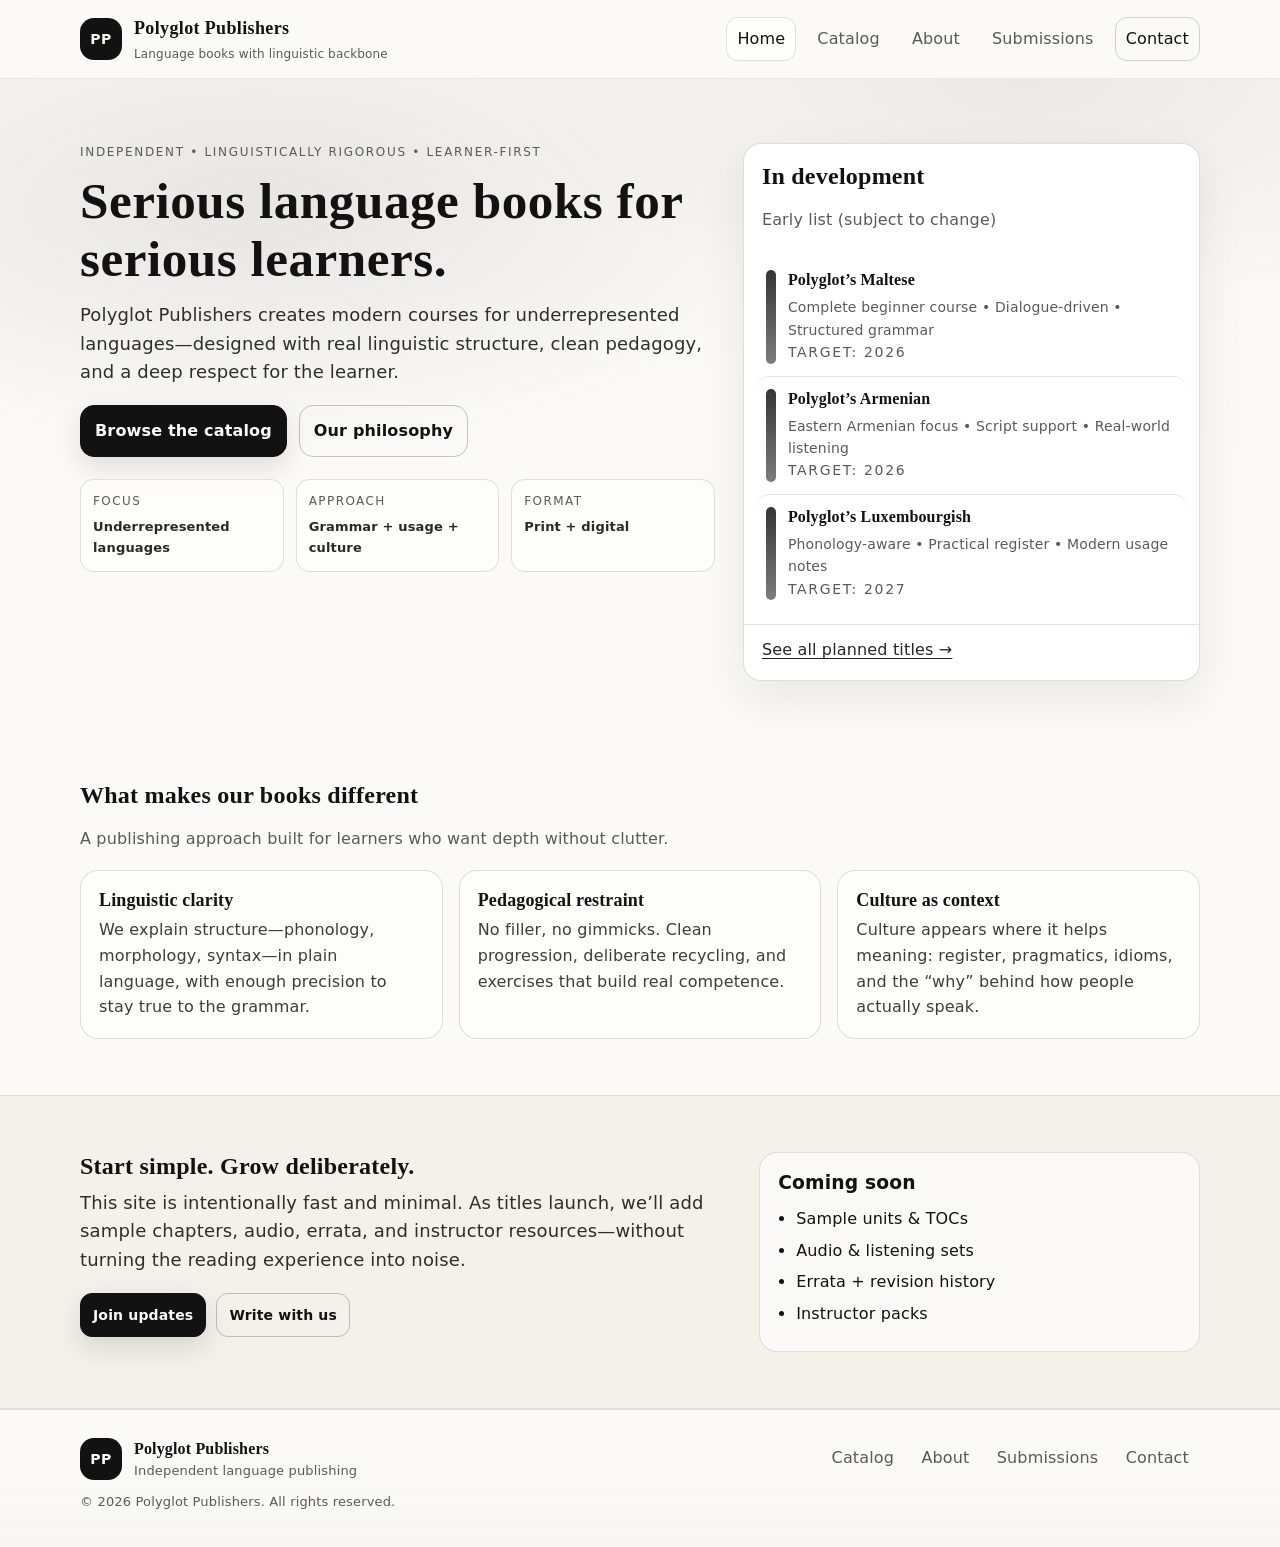
<file: index.html>
<!doctype html>
<html lang="en">
<head>
  <meta charset="utf-8" />
  <meta name="viewport" content="width=device-width, initial-scale=1" />
  <title>Polyglot Publishers</title>
  <meta name="description" content="Serious language books for serious learners. Underrepresented languages. Linguistically rigorous pedagogy." />
  <meta name="theme-color" content="#111111" />

  <!-- Open Graph -->
  <meta property="og:title" content="Polyglot Publishers" />
  <meta property="og:description" content="Serious language books for serious learners." />
  <meta property="og:type" content="website" />
  <meta property="og:url" content="https://polyglotpublishers.com/" />

  <link rel="canonical" href="https://polyglotpublishers.com/" />
  <link rel="stylesheet" href="style.css" />
</head>

<body>
  <a class="skip-link" href="#main">Skip to content</a>

  <header class="site-header">
    <div class="container header-inner">
      <a class="brand" href="index.html" aria-label="Polyglot Publishers home">
        <span class="brand-mark" aria-hidden="true">PP</span>
        <span class="brand-text">
          <span class="brand-name">Polyglot Publishers</span>
          <span class="brand-tag">Language books with linguistic backbone</span>
        </span>
      </a>

      <nav class="nav" aria-label="Primary">
        <button class="nav-toggle" aria-expanded="false" aria-controls="nav-menu">
          Menu
        </button>
        <div id="nav-menu" class="nav-menu">
          <a class="nav-link is-active" href="index.html">Home</a>
          <a class="nav-link" href="catalog.html">Catalog</a>
          <a class="nav-link" href="about.html">About</a>
          <a class="nav-link" href="submissions.html">Submissions</a>
          <a class="nav-link nav-cta" href="contact.html">Contact</a>
        </div>
      </nav>
    </div>
  </header>

  <main id="main">
    <section class="hero">
      <div class="container hero-grid">
        <div class="hero-copy">
          <p class="kicker">Independent • Linguistically rigorous • Learner-first</p>
          <h1>Serious language books for serious learners.</h1>
          <p class="lead">
            Polyglot Publishers creates modern courses for underrepresented languages—designed with
            real linguistic structure, clean pedagogy, and a deep respect for the learner.
          </p>

          <div class="hero-actions">
            <a class="button" href="catalog.html">Browse the catalog</a>
            <a class="button button-ghost" href="about.html">Our philosophy</a>
          </div>

          <dl class="hero-metrics" aria-label="Highlights">
            <div>
              <dt>Focus</dt>
              <dd>Underrepresented languages</dd>
            </div>
            <div>
              <dt>Approach</dt>
              <dd>Grammar + usage + culture</dd>
            </div>
            <div>
              <dt>Format</dt>
              <dd>Print + digital</dd>
            </div>
          </dl>
        </div>

        <div class="hero-card" role="note" aria-label="Featured titles">
          <div class="card">
            <div class="card-header">
              <h2>In development</h2>
              <p class="muted">Early list (subject to change)</p>
            </div>

            <div class="book-list">
              <article class="book">
                <div class="book-spine" aria-hidden="true"></div>
                <div class="book-meta">
                  <h3>Polyglot’s Maltese</h3>
                  <p>Complete beginner course • Dialogue-driven • Structured grammar</p>
                  <p class="book-note">Target: 2026</p>
                </div>
              </article>

              <article class="book">
                <div class="book-spine" aria-hidden="true"></div>
                <div class="book-meta">
                  <h3>Polyglot’s Armenian</h3>
                  <p>Eastern Armenian focus • Script support • Real-world listening</p>
                  <p class="book-note">Target: 2026</p>
                </div>
              </article>

              <article class="book">
                <div class="book-spine" aria-hidden="true"></div>
                <div class="book-meta">
                  <h3>Polyglot’s Luxembourgish</h3>
                  <p>Phonology-aware • Practical register • Modern usage notes</p>
                  <p class="book-note">Target: 2027</p>
                </div>
              </article>
            </div>

            <div class="card-footer">
              <a class="text-link" href="catalog.html">See all planned titles →</a>
            </div>
          </div>
        </div>
      </div>
    </section>

    <section class="section">
      <div class="container">
        <header class="section-head">
          <h2>What makes our books different</h2>
          <p class="muted">A publishing approach built for learners who want depth without clutter.</p>
        </header>

        <div class="features">
          <article class="feature">
            <h3>Linguistic clarity</h3>
            <p>
              We explain structure—phonology, morphology, syntax—in plain language, with
              enough precision to stay true to the grammar.
            </p>
          </article>

          <article class="feature">
            <h3>Pedagogical restraint</h3>
            <p>
              No filler, no gimmicks. Clean progression, deliberate recycling, and exercises that
              build real competence.
            </p>
          </article>

          <article class="feature">
            <h3>Culture as context</h3>
            <p>
              Culture appears where it helps meaning: register, pragmatics, idioms, and the
              “why” behind how people actually speak.
            </p>
          </article>
        </div>
      </div>
    </section>

    <section class="section section-alt">
      <div class="container split">
        <div>
          <h2>Start simple. Grow deliberately.</h2>
          <p class="lead">
            This site is intentionally fast and minimal. As titles launch, we’ll add sample chapters,
            audio, errata, and instructor resources—without turning the reading experience into noise.
          </p>
          <div class="inline-actions">
            <a class="button button-small" href="contact.html">Join updates</a>
            <a class="button button-small button-ghost" href="submissions.html">Write with us</a>
          </div>
        </div>

        <aside class="note">
          <h3>Coming soon</h3>
          <ul class="checklist">
            <li>Sample units &amp; TOCs</li>
            <li>Audio &amp; listening sets</li>
            <li>Errata + revision history</li>
            <li>Instructor packs</li>
          </ul>
        </aside>
      </div>
    </section>
  </main>

  <footer class="site-footer">
    <div class="container footer-inner">
      <div class="footer-left">
        <div class="footer-brand">
          <span class="brand-mark" aria-hidden="true">PP</span>
          <div>
            <div class="footer-name">Polyglot Publishers</div>
            <div class="footer-muted">Independent language publishing</div>
          </div>
        </div>
        <p class="fineprint">© <span id="year"></span> Polyglot Publishers. All rights reserved.</p>
      </div>

      <div class="footer-right">
        <a class="footer-link" href="catalog.html">Catalog</a>
        <a class="footer-link" href="about.html">About</a>
        <a class="footer-link" href="submissions.html">Submissions</a>
        <a class="footer-link" href="contact.html">Contact</a>
      </div>
    </div>
  </footer>

  <script src="script.js"></script>
</body>
</html>
</file>
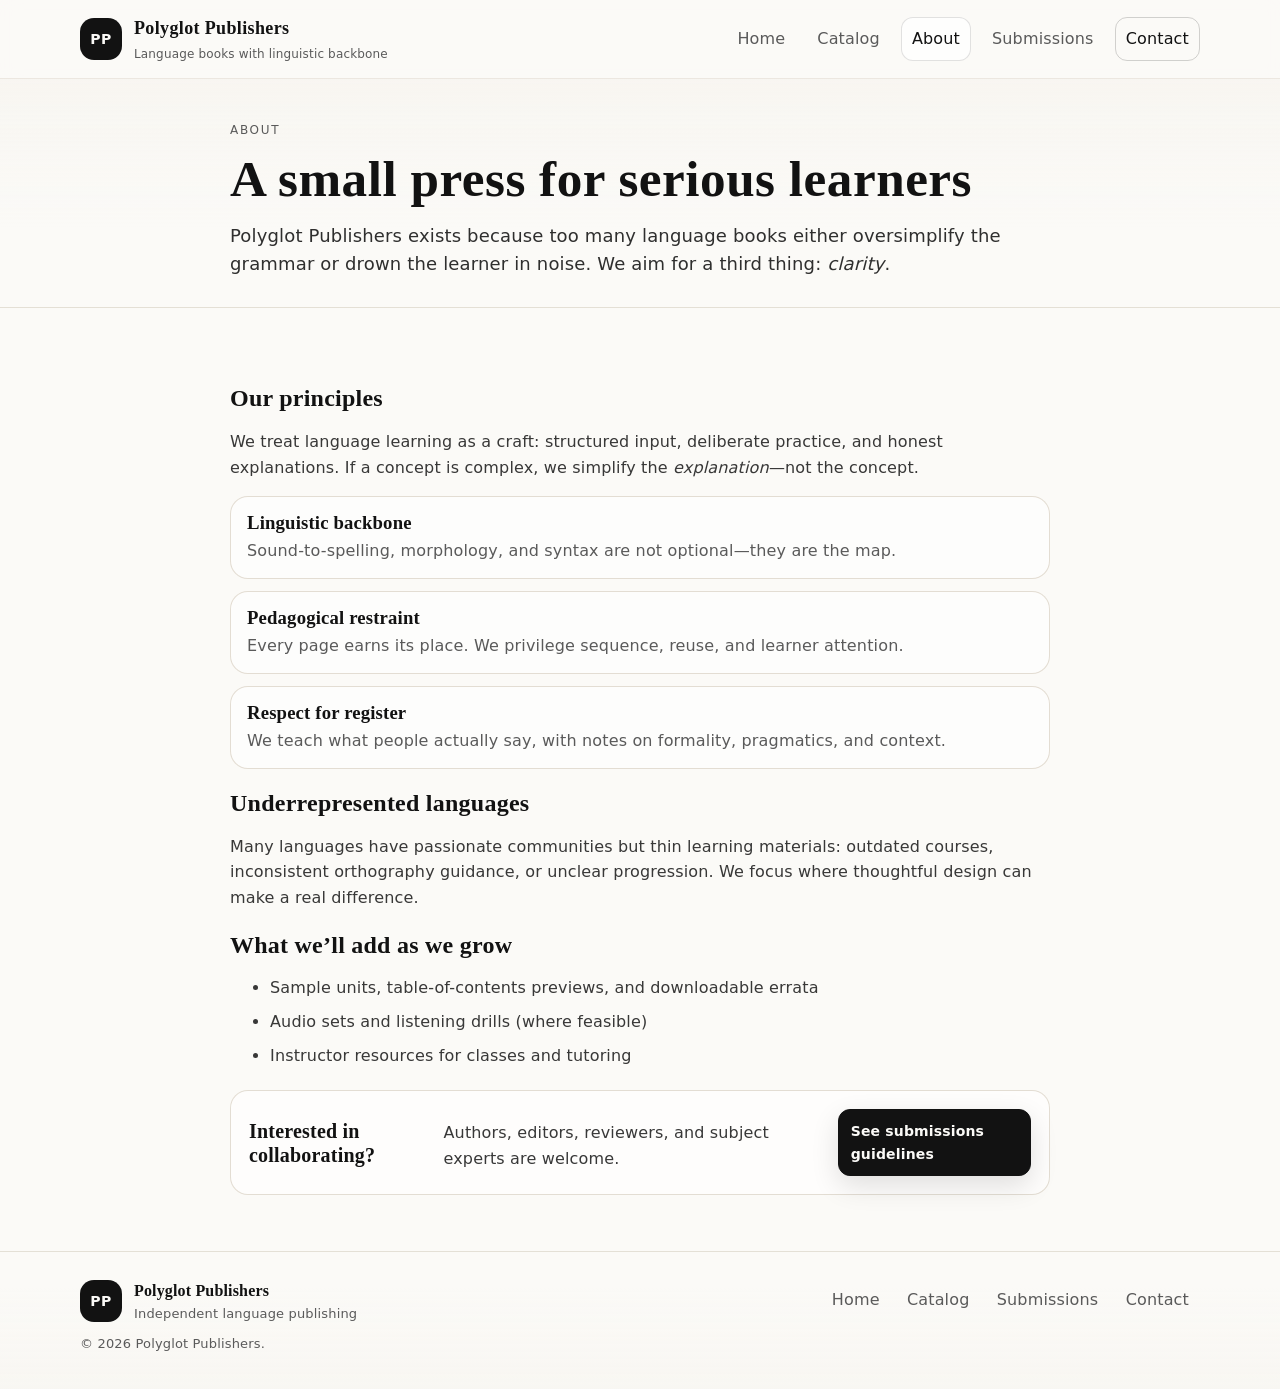
<file: about.html>
<!doctype html>
<html lang="en">
<head>
  <meta charset="utf-8" />
  <meta name="viewport" content="width=device-width, initial-scale=1" />
  <title>About — Polyglot Publishers</title>
  <meta name="description" content="Our philosophy: linguistic clarity, pedagogical restraint, and respect for the learner." />
  <link rel="canonical" href="https://polyglotpublishers.com/about.html" />
  <link rel="stylesheet" href="style.css" />
</head>

<body>
  <a class="skip-link" href="#main">Skip to content</a>

  <header class="site-header">
    <div class="container header-inner">
      <a class="brand" href="index.html">
        <span class="brand-mark" aria-hidden="true">PP</span>
        <span class="brand-text">
          <span class="brand-name">Polyglot Publishers</span>
          <span class="brand-tag">Language books with linguistic backbone</span>
        </span>
      </a>

      <nav class="nav" aria-label="Primary">
        <button class="nav-toggle" aria-expanded="false" aria-controls="nav-menu">Menu</button>
        <div id="nav-menu" class="nav-menu">
          <a class="nav-link" href="index.html">Home</a>
          <a class="nav-link" href="catalog.html">Catalog</a>
          <a class="nav-link is-active" href="about.html">About</a>
          <a class="nav-link" href="submissions.html">Submissions</a>
          <a class="nav-link nav-cta" href="contact.html">Contact</a>
        </div>
      </nav>
    </div>
  </header>

  <main id="main">
    <section class="page-head">
      <div class="container narrow">
        <p class="kicker">About</p>
        <h1>A small press for serious learners</h1>
        <p class="lead">
          Polyglot Publishers exists because too many language books either oversimplify the grammar
          or drown the learner in noise. We aim for a third thing: <em>clarity</em>.
        </p>
      </div>
    </section>

    <section class="section">
      <div class="container narrow prose">
        <h2>Our principles</h2>
        <p>
          We treat language learning as a craft: structured input, deliberate practice, and honest explanations.
          If a concept is complex, we simplify the <em>explanation</em>—not the concept.
        </p>

        <div class="rules">
          <div class="rule">
            <h3>Linguistic backbone</h3>
            <p>Sound-to-spelling, morphology, and syntax are not optional—they are the map.</p>
          </div>
          <div class="rule">
            <h3>Pedagogical restraint</h3>
            <p>Every page earns its place. We privilege sequence, reuse, and learner attention.</p>
          </div>
          <div class="rule">
            <h3>Respect for register</h3>
            <p>We teach what people actually say, with notes on formality, pragmatics, and context.</p>
          </div>
        </div>

        <h2>Underrepresented languages</h2>
        <p>
          Many languages have passionate communities but thin learning materials: outdated courses, inconsistent
          orthography guidance, or unclear progression. We focus where thoughtful design can make a real difference.
        </p>

        <h2>What we’ll add as we grow</h2>
        <ul>
          <li>Sample units, table-of-contents previews, and downloadable errata</li>
          <li>Audio sets and listening drills (where feasible)</li>
          <li>Instructor resources for classes and tutoring</li>
        </ul>

        <div class="callout">
          <h2>Interested in collaborating?</h2>
          <p class="muted">Authors, editors, reviewers, and subject experts are welcome.</p>
          <a class="button button-small" href="submissions.html">See submissions guidelines</a>
        </div>
      </div>
    </section>
  </main>

  <footer class="site-footer">
    <div class="container footer-inner">
      <div class="footer-left">
        <div class="footer-brand">
          <span class="brand-mark" aria-hidden="true">PP</span>
          <div>
            <div class="footer-name">Polyglot Publishers</div>
            <div class="footer-muted">Independent language publishing</div>
          </div>
        </div>
        <p class="fineprint">© <span id="year"></span> Polyglot Publishers.</p>
      </div>

      <div class="footer-right">
        <a class="footer-link" href="index.html">Home</a>
        <a class="footer-link" href="catalog.html">Catalog</a>
        <a class="footer-link" href="submissions.html">Submissions</a>
        <a class="footer-link" href="contact.html">Contact</a>
      </div>
    </div>
  </footer>

  <script src="script.js"></script>
</body>
</html>
</file>
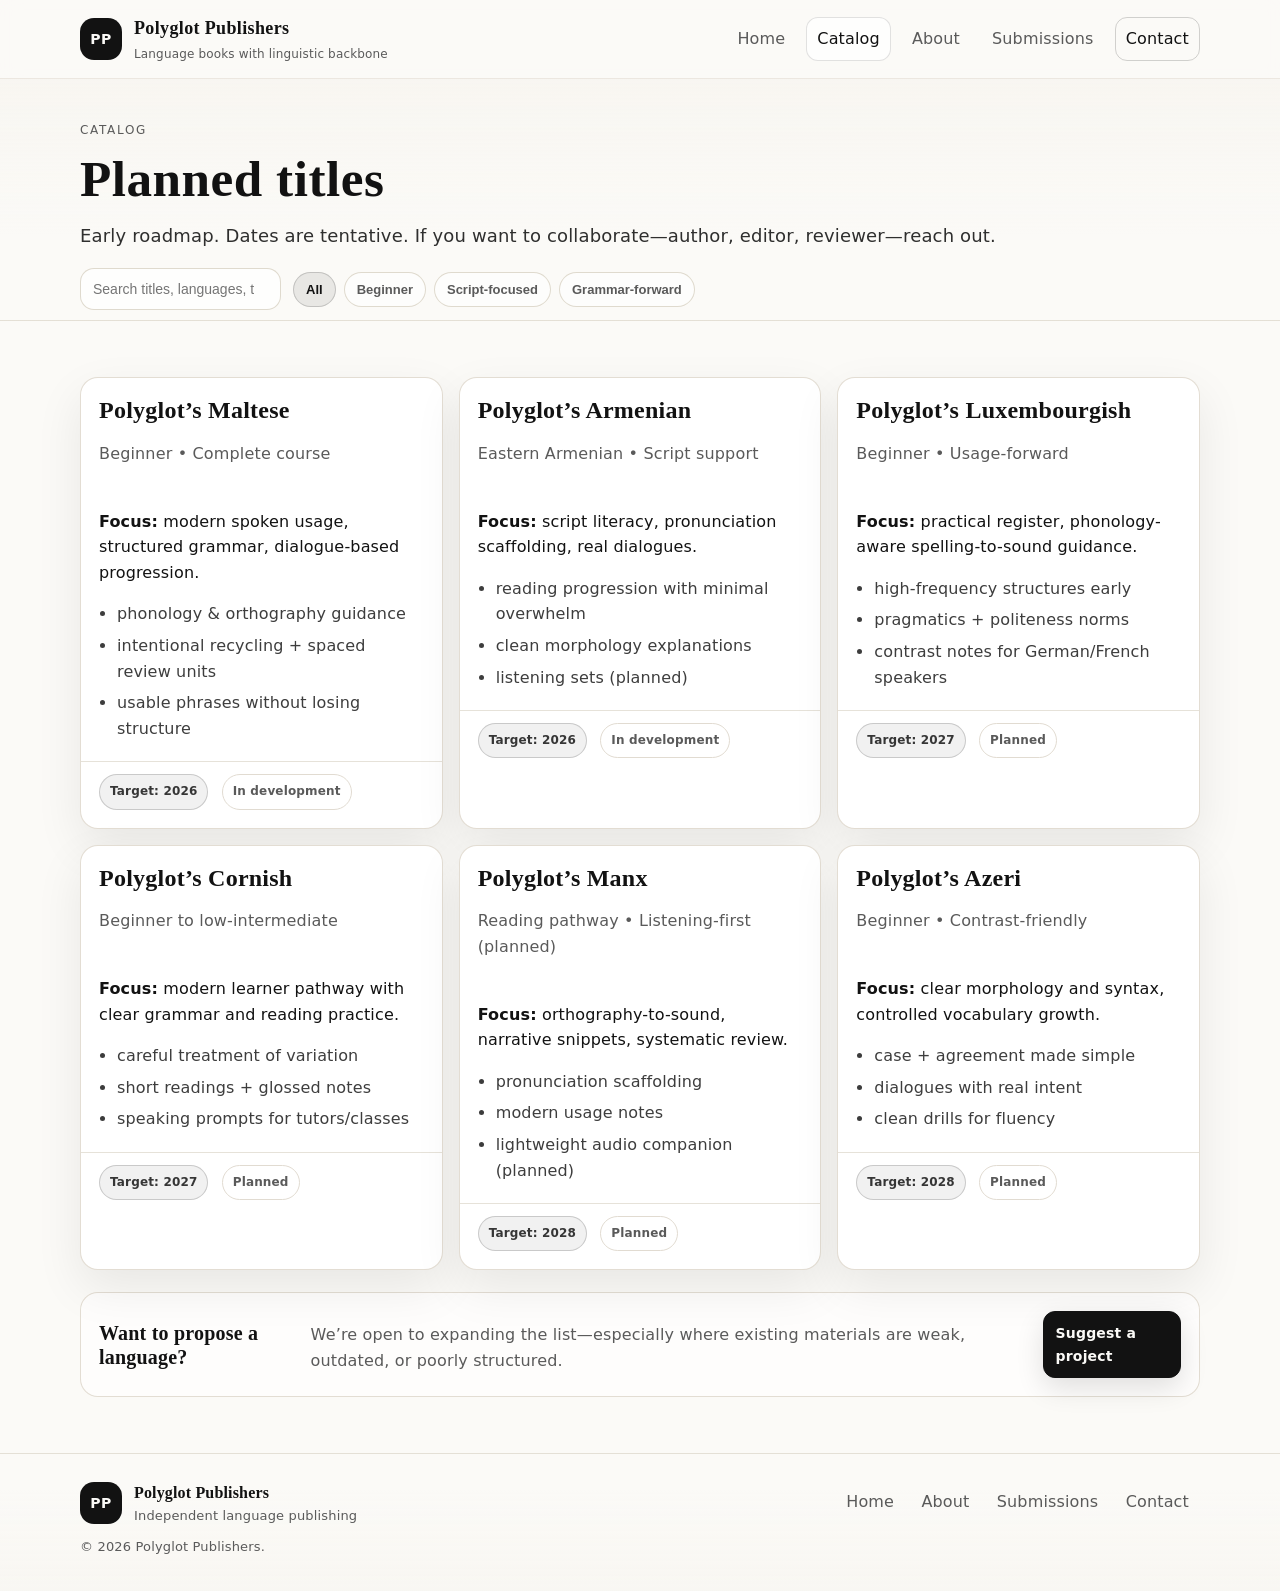
<file: catalog.html>
<!doctype html>
<html lang="en">
<head>
  <meta charset="utf-8" />
  <meta name="viewport" content="width=device-width, initial-scale=1" />
  <title>Catalog — Polyglot Publishers</title>
  <meta name="description" content="Planned and upcoming titles from Polyglot Publishers." />
  <link rel="canonical" href="https://polyglotpublishers.com/catalog.html" />
  <link rel="stylesheet" href="style.css" />
</head>

<body>
  <a class="skip-link" href="#main">Skip to content</a>

  <header class="site-header">
    <div class="container header-inner">
      <a class="brand" href="index.html">
        <span class="brand-mark" aria-hidden="true">PP</span>
        <span class="brand-text">
          <span class="brand-name">Polyglot Publishers</span>
          <span class="brand-tag">Language books with linguistic backbone</span>
        </span>
      </a>

      <nav class="nav" aria-label="Primary">
        <button class="nav-toggle" aria-expanded="false" aria-controls="nav-menu">Menu</button>
        <div id="nav-menu" class="nav-menu">
          <a class="nav-link" href="index.html">Home</a>
          <a class="nav-link is-active" href="catalog.html">Catalog</a>
          <a class="nav-link" href="about.html">About</a>
          <a class="nav-link" href="submissions.html">Submissions</a>
          <a class="nav-link nav-cta" href="contact.html">Contact</a>
        </div>
      </nav>
    </div>
  </header>

  <main id="main">
    <section class="page-head">
      <div class="container">
        <p class="kicker">Catalog</p>
        <h1>Planned titles</h1>
        <p class="lead">
          Early roadmap. Dates are tentative. If you want to collaborate—author, editor, reviewer—reach out.
        </p>

        <div class="filter-bar" role="region" aria-label="Catalog filters">
          <label class="search">
            <span class="visually-hidden">Search</span>
            <input id="catalogSearch" type="search" placeholder="Search titles, languages, tags…" autocomplete="off" />
          </label>
          <div class="chips" aria-label="Quick filters">
            <button class="chip is-active" data-filter="all" type="button">All</button>
            <button class="chip" data-filter="beginner" type="button">Beginner</button>
            <button class="chip" data-filter="script" type="button">Script-focused</button>
            <button class="chip" data-filter="grammar" type="button">Grammar-forward</button>
          </div>
        </div>
      </div>
    </section>

    <section class="section">
      <div class="container">
        <div id="catalogGrid" class="cards">
          <article class="card card-book" data-tags="beginner grammar">
            <div class="card-header">
              <h2>Polyglot’s Maltese</h2>
              <p class="muted">Beginner • Complete course</p>
            </div>
            <div class="card-body">
              <p><strong>Focus:</strong> modern spoken usage, structured grammar, dialogue-based progression.</p>
              <ul class="bullets">
                <li>phonology &amp; orthography guidance</li>
                <li>intentional recycling + spaced review units</li>
                <li>usable phrases without losing structure</li>
              </ul>
            </div>
            <div class="card-footer">
              <span class="pill">Target: 2026</span>
              <span class="pill pill-ghost">In development</span>
            </div>
          </article>

          <article class="card card-book" data-tags="beginner script grammar">
            <div class="card-header">
              <h2>Polyglot’s Armenian</h2>
              <p class="muted">Eastern Armenian • Script support</p>
            </div>
            <div class="card-body">
              <p><strong>Focus:</strong> script literacy, pronunciation scaffolding, real dialogues.</p>
              <ul class="bullets">
                <li>reading progression with minimal overwhelm</li>
                <li>clean morphology explanations</li>
                <li>listening sets (planned)</li>
              </ul>
            </div>
            <div class="card-footer">
              <span class="pill">Target: 2026</span>
              <span class="pill pill-ghost">In development</span>
            </div>
          </article>

          <article class="card card-book" data-tags="beginner grammar">
            <div class="card-header">
              <h2>Polyglot’s Luxembourgish</h2>
              <p class="muted">Beginner • Usage-forward</p>
            </div>
            <div class="card-body">
              <p><strong>Focus:</strong> practical register, phonology-aware spelling-to-sound guidance.</p>
              <ul class="bullets">
                <li>high-frequency structures early</li>
                <li>pragmatics + politeness norms</li>
                <li>contrast notes for German/French speakers</li>
              </ul>
            </div>
            <div class="card-footer">
              <span class="pill">Target: 2027</span>
              <span class="pill pill-ghost">Planned</span>
            </div>
          </article>

          <article class="card card-book" data-tags="grammar">
            <div class="card-header">
              <h2>Polyglot’s Cornish</h2>
              <p class="muted">Beginner to low-intermediate</p>
            </div>
            <div class="card-body">
              <p><strong>Focus:</strong> modern learner pathway with clear grammar and reading practice.</p>
              <ul class="bullets">
                <li>careful treatment of variation</li>
                <li>short readings + glossed notes</li>
                <li>speaking prompts for tutors/classes</li>
              </ul>
            </div>
            <div class="card-footer">
              <span class="pill">Target: 2027</span>
              <span class="pill pill-ghost">Planned</span>
            </div>
          </article>

          <article class="card card-book" data-tags="script">
            <div class="card-header">
              <h2>Polyglot’s Manx</h2>
              <p class="muted">Reading pathway • Listening-first (planned)</p>
            </div>
            <div class="card-body">
              <p><strong>Focus:</strong> orthography-to-sound, narrative snippets, systematic review.</p>
              <ul class="bullets">
                <li>pronunciation scaffolding</li>
                <li>modern usage notes</li>
                <li>lightweight audio companion (planned)</li>
              </ul>
            </div>
            <div class="card-footer">
              <span class="pill">Target: 2028</span>
              <span class="pill pill-ghost">Planned</span>
            </div>
          </article>

          <article class="card card-book" data-tags="grammar">
            <div class="card-header">
              <h2>Polyglot’s Azeri</h2>
              <p class="muted">Beginner • Contrast-friendly</p>
            </div>
            <div class="card-body">
              <p><strong>Focus:</strong> clear morphology and syntax, controlled vocabulary growth.</p>
              <ul class="bullets">
                <li>case + agreement made simple</li>
                <li>dialogues with real intent</li>
                <li>clean drills for fluency</li>
              </ul>
            </div>
            <div class="card-footer">
              <span class="pill">Target: 2028</span>
              <span class="pill pill-ghost">Planned</span>
            </div>
          </article>
        </div>

        <div class="callout">
          <h2>Want to propose a language?</h2>
          <p class="muted">
            We’re open to expanding the list—especially where existing materials are weak, outdated, or poorly structured.
          </p>
          <a class="button button-small" href="contact.html">Suggest a project</a>
        </div>
      </div>
    </section>
  </main>

  <footer class="site-footer">
    <div class="container footer-inner">
      <div class="footer-left">
        <div class="footer-brand">
          <span class="brand-mark" aria-hidden="true">PP</span>
          <div>
            <div class="footer-name">Polyglot Publishers</div>
            <div class="footer-muted">Independent language publishing</div>
          </div>
        </div>
        <p class="fineprint">© <span id="year"></span> Polyglot Publishers.</p>
      </div>

      <div class="footer-right">
        <a class="footer-link" href="index.html">Home</a>
        <a class="footer-link" href="about.html">About</a>
        <a class="footer-link" href="submissions.html">Submissions</a>
        <a class="footer-link" href="contact.html">Contact</a>
      </div>
    </div>
  </footer>

  <script src="script.js"></script>
</body>
</html>
</file>
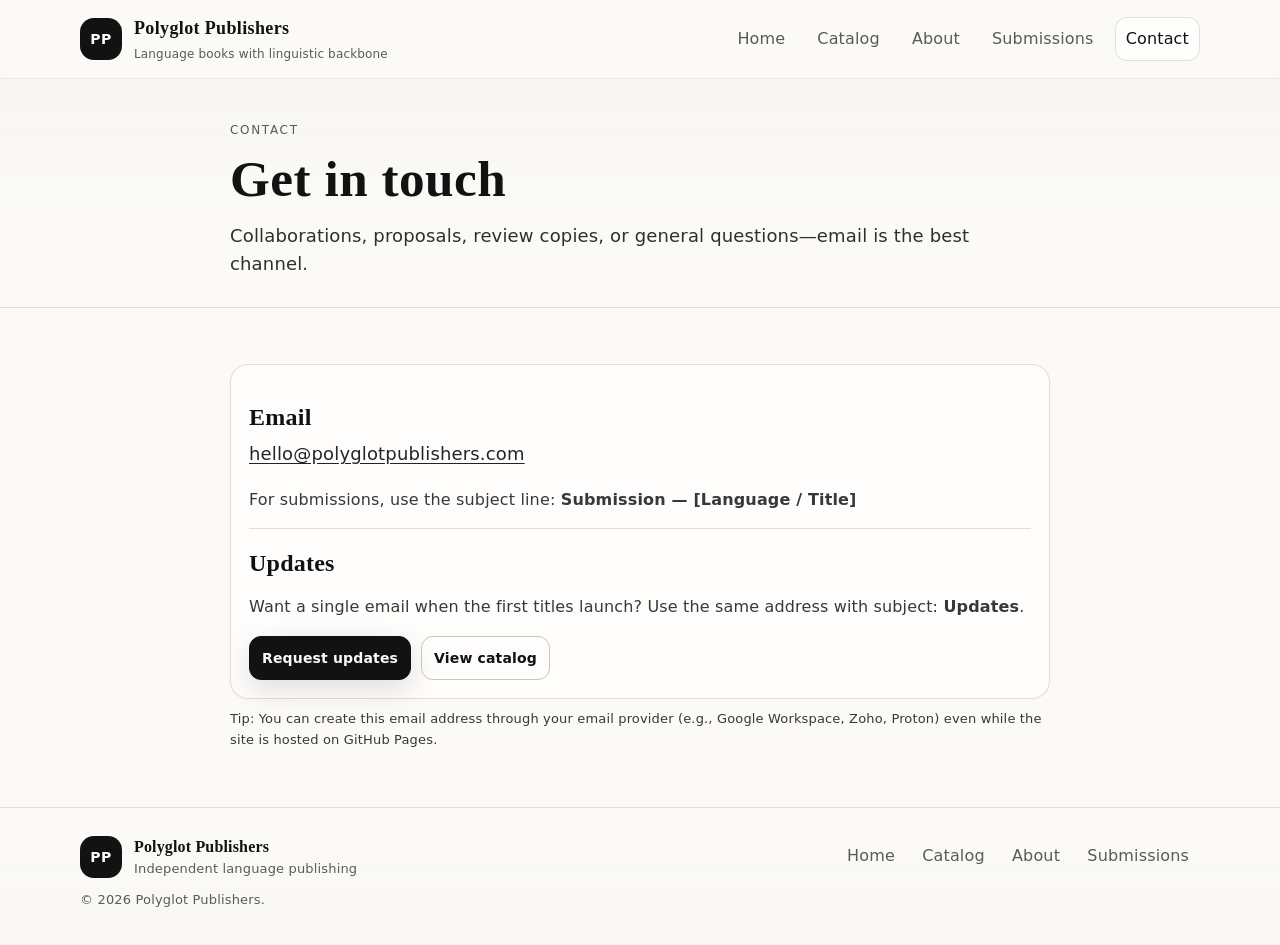
<file: contact.html>
<!doctype html>
<html lang="en">
<head>
  <meta charset="utf-8" />
  <meta name="viewport" content="width=device-width, initial-scale=1" />
  <title>Contact — Polyglot Publishers</title>
  <meta name="description" content="Contact Polyglot Publishers for collaborations, proposals, or updates." />
  <link rel="canonical" href="https://polyglotpublishers.com/contact.html" />
  <link rel="stylesheet" href="style.css" />
</head>

<body>
  <a class="skip-link" href="#main">Skip to content</a>

  <header class="site-header">
    <div class="container header-inner">
      <a class="brand" href="index.html">
        <span class="brand-mark" aria-hidden="true">PP</span>
        <span class="brand-text">
          <span class="brand-name">Polyglot Publishers</span>
          <span class="brand-tag">Language books with linguistic backbone</span>
        </span>
      </a>

      <nav class="nav" aria-label="Primary">
        <button class="nav-toggle" aria-expanded="false" aria-controls="nav-menu">Menu</button>
        <div id="nav-menu" class="nav-menu">
          <a class="nav-link" href="index.html">Home</a>
          <a class="nav-link" href="catalog.html">Catalog</a>
          <a class="nav-link" href="about.html">About</a>
          <a class="nav-link" href="submissions.html">Submissions</a>
          <a class="nav-link nav-cta is-active" href="contact.html">Contact</a>
        </div>
      </nav>
    </div>
  </header>

  <main id="main">
    <section class="page-head">
      <div class="container narrow">
        <p class="kicker">Contact</p>
        <h1>Get in touch</h1>
        <p class="lead">
          Collaborations, proposals, review copies, or general questions—email is the best channel.
        </p>
      </div>
    </section>

    <section class="section">
      <div class="container narrow prose">
        <div class="contact-card">
          <h2>Email</h2>

          <!-- Replace this with your real email -->
          <p class="lead">
            <a class="text-link" href="mailto:hello@polyglotpublishers.com?subject=Polyglot%20Publishers%20Inquiry">
              hello@polyglotpublishers.com
            </a>
          </p>

          <p class="muted">
            For submissions, use the subject line: <strong>Submission — [Language / Title]</strong>
          </p>

          <hr />

          <h2>Updates</h2>
          <p class="muted">
            Want a single email when the first titles launch? Use the same address with subject:
            <strong>Updates</strong>.
          </p>

          <div class="inline-actions">
            <a class="button button-small" href="mailto:hello@polyglotpublishers.com?subject=Updates%20—%20Polyglot%20Publishers">
              Request updates
            </a>
            <a class="button button-small button-ghost" href="catalog.html">View catalog</a>
          </div>
        </div>

        <p class="fineprint">
          Tip: You can create this email address through your email provider (e.g., Google Workspace, Zoho, Proton) even while the site is hosted on GitHub Pages.
        </p>
      </div>
    </section>
  </main>

  <footer class="site-footer">
    <div class="container footer-inner">
      <div class="footer-left">
        <div class="footer-brand">
          <span class="brand-mark" aria-hidden="true">PP</span>
          <div>
            <div class="footer-name">Polyglot Publishers</div>
            <div class="footer-muted">Independent language publishing</div>
          </div>
        </div>
        <p class="fineprint">© <span id="year"></span> Polyglot Publishers.</p>
      </div>

      <div class="footer-right">
        <a class="footer-link" href="index.html">Home</a>
        <a class="footer-link" href="catalog.html">Catalog</a>
        <a class="footer-link" href="about.html">About</a>
        <a class="footer-link" href="submissions.html">Submissions</a>
      </div>
    </div>
  </footer>

  <script src="script.js"></script>
</body>
</html>
</file>
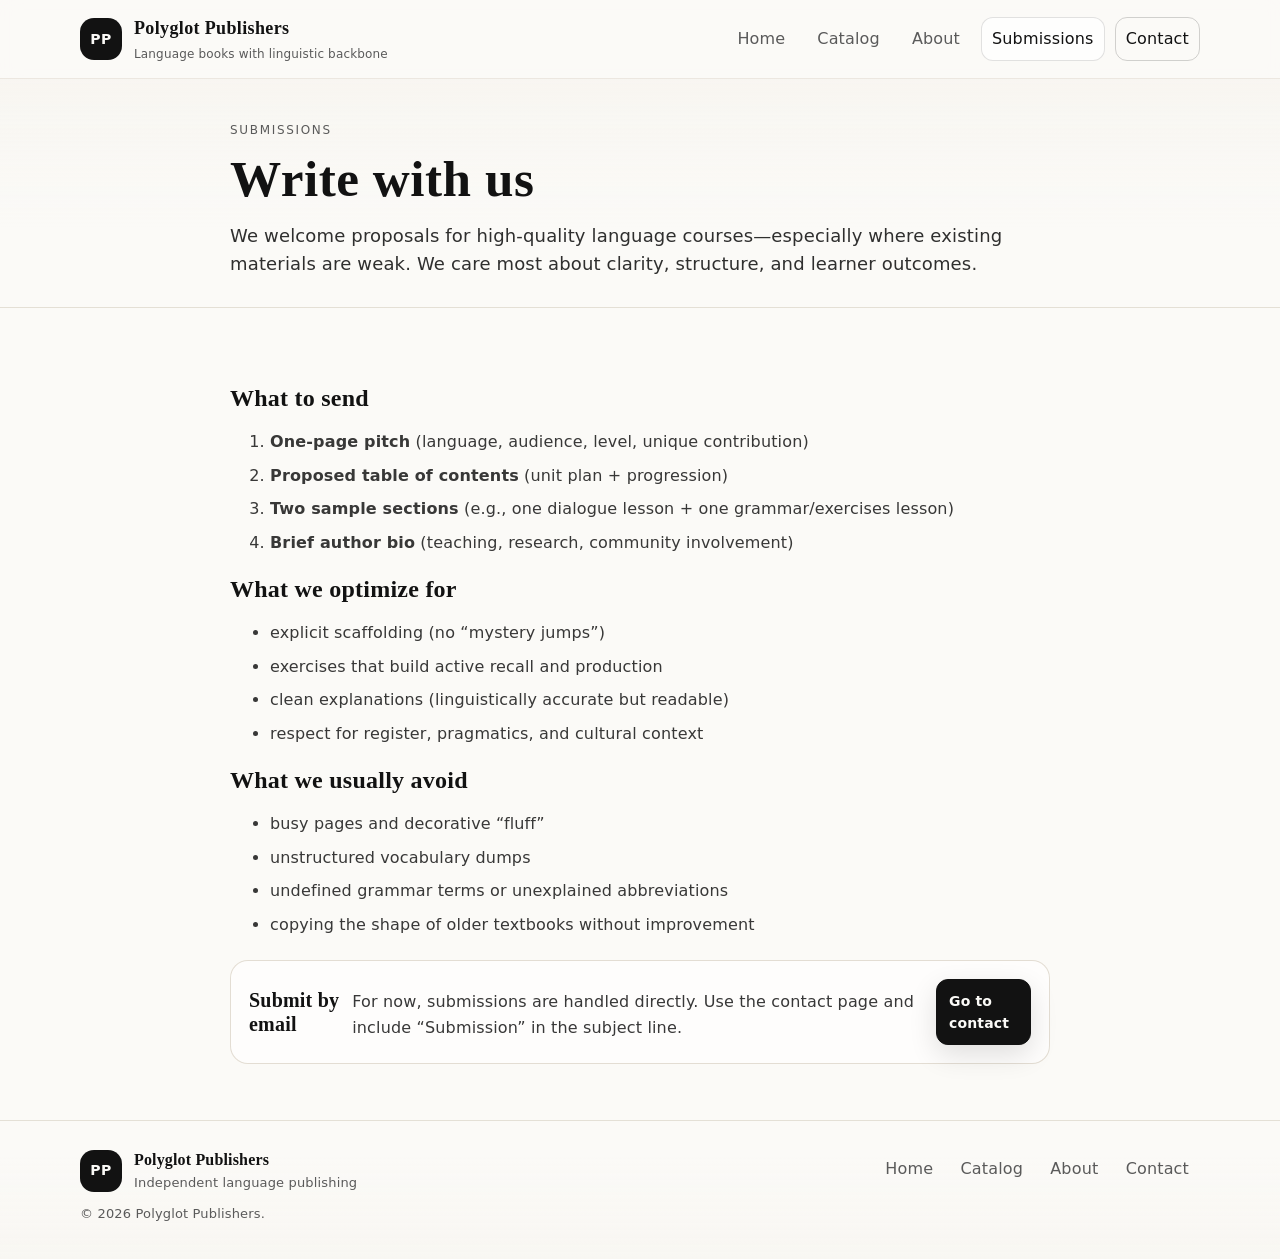
<file: submissions.html>
<!doctype html>
<html lang="en">
<head>
  <meta charset="utf-8" />
  <meta name="viewport" content="width=device-width, initial-scale=1" />
  <title>Submissions — Polyglot Publishers</title>
  <meta name="description" content="How to pitch a Polyglot Publishers project: proposals, samples, and expectations." />
  <link rel="canonical" href="https://polyglotpublishers.com/submissions.html" />
  <link rel="stylesheet" href="style.css" />
</head>

<body>
  <a class="skip-link" href="#main">Skip to content</a>

  <header class="site-header">
    <div class="container header-inner">
      <a class="brand" href="index.html">
        <span class="brand-mark" aria-hidden="true">PP</span>
        <span class="brand-text">
          <span class="brand-name">Polyglot Publishers</span>
          <span class="brand-tag">Language books with linguistic backbone</span>
        </span>
      </a>

      <nav class="nav" aria-label="Primary">
        <button class="nav-toggle" aria-expanded="false" aria-controls="nav-menu">Menu</button>
        <div id="nav-menu" class="nav-menu">
          <a class="nav-link" href="index.html">Home</a>
          <a class="nav-link" href="catalog.html">Catalog</a>
          <a class="nav-link" href="about.html">About</a>
          <a class="nav-link is-active" href="submissions.html">Submissions</a>
          <a class="nav-link nav-cta" href="contact.html">Contact</a>
        </div>
      </nav>
    </div>
  </header>

  <main id="main">
    <section class="page-head">
      <div class="container narrow">
        <p class="kicker">Submissions</p>
        <h1>Write with us</h1>
        <p class="lead">
          We welcome proposals for high-quality language courses—especially where existing materials are weak.
          We care most about clarity, structure, and learner outcomes.
        </p>
      </div>
    </section>

    <section class="section">
      <div class="container narrow prose">
        <h2>What to send</h2>
        <ol>
          <li><strong>One-page pitch</strong> (language, audience, level, unique contribution)</li>
          <li><strong>Proposed table of contents</strong> (unit plan + progression)</li>
          <li><strong>Two sample sections</strong> (e.g., one dialogue lesson + one grammar/exercises lesson)</li>
          <li><strong>Brief author bio</strong> (teaching, research, community involvement)</li>
        </ol>

        <h2>What we optimize for</h2>
        <ul>
          <li>explicit scaffolding (no “mystery jumps”)</li>
          <li>exercises that build active recall and production</li>
          <li>clean explanations (linguistically accurate but readable)</li>
          <li>respect for register, pragmatics, and cultural context</li>
        </ul>

        <h2>What we usually avoid</h2>
        <ul>
          <li>busy pages and decorative “fluff”</li>
          <li>unstructured vocabulary dumps</li>
          <li>undefined grammar terms or unexplained abbreviations</li>
          <li>copying the shape of older textbooks without improvement</li>
        </ul>

        <div class="callout">
          <h2>Submit by email</h2>
          <p class="muted">
            For now, submissions are handled directly. Use the contact page and include “Submission” in the subject line.
          </p>
          <a class="button button-small" href="contact.html">Go to contact</a>
        </div>
      </div>
    </section>
  </main>

  <footer class="site-footer">
    <div class="container footer-inner">
      <div class="footer-left">
        <div class="footer-brand">
          <span class="brand-mark" aria-hidden="true">PP</span>
          <div>
            <div class="footer-name">Polyglot Publishers</div>
            <div class="footer-muted">Independent language publishing</div>
          </div>
        </div>
        <p class="fineprint">© <span id="year"></span> Polyglot Publishers.</p>
      </div>

      <div class="footer-right">
        <a class="footer-link" href="index.html">Home</a>
        <a class="footer-link" href="catalog.html">Catalog</a>
        <a class="footer-link" href="about.html">About</a>
        <a class="footer-link" href="contact.html">Contact</a>
      </div>
    </div>
  </footer>

  <script src="script.js"></script>
</body>
</html>
</file>
<file: style.css>
/* Polyglot Publishers — minimal, literary, high-end */

:root{
  --bg: #fbfaf7;
  --bg-alt:#f4f1ea;
  --ink:#121212;
  --muted:#5a5a5a;
  --hair:#ded8cc;
  --card:#ffffff;
  --shadow: 0 18px 48px rgba(0,0,0,.08);
  --radius: 18px;
  --radius-sm: 12px;
  --max: 1120px;

  --serif: ui-serif, Georgia, "Times New Roman", Times, serif;
  --sans: ui-sans-serif, system-ui, -apple-system, Segoe UI, Roboto, Helvetica, Arial, "Apple Color Emoji","Segoe UI Emoji";
}

*{box-sizing:border-box}
html,body{height:100%}
body{
  margin:0;
  background:var(--bg);
  color:var(--ink);
  font-family:var(--sans);
  line-height:1.6;
  letter-spacing:.01em;
}

a{color:inherit}
.container{width:min(var(--max), calc(100% - 40px)); margin-inline:auto}
.narrow{width:min(820px, calc(100% - 40px))}
.visually-hidden{
  position:absolute!important; height:1px; width:1px; overflow:hidden;
  clip:rect(1px,1px,1px,1px); white-space:nowrap
}

.skip-link{
  position:absolute; left:-999px; top:auto; width:1px; height:1px; overflow:hidden;
}
.skip-link:focus{
  left:20px; top:20px; width:auto; height:auto;
  background:var(--card); border:1px solid var(--hair); padding:10px 12px; border-radius:10px;
  z-index:999;
}

.site-header{
  position:sticky; top:0; z-index:50;
  background:rgba(251,250,247,.86);
  backdrop-filter: blur(10px);
  border-bottom:1px solid rgba(222,216,204,.55);
}
.header-inner{
  display:flex; align-items:center; justify-content:space-between;
  padding:14px 0;
  gap:18px;
}
.brand{
  display:flex; align-items:center; gap:12px;
  text-decoration:none;
  min-width: 240px;
}
.brand-mark{
  display:grid; place-items:center;
  width:42px; height:42px;
  border-radius:14px;
  background:var(--ink);
  color:var(--bg);
  font-weight:700;
  letter-spacing:.04em;
  font-size:14px;
}
.brand-text{display:flex; flex-direction:column; gap:2px}
.brand-name{
  font-family:var(--serif);
  font-weight:700;
  letter-spacing:.02em;
  font-size:18px;
}
.brand-tag{
  font-size:12px;
  color:var(--muted);
}

.nav{display:flex; align-items:center; gap:10px}
.nav-toggle{
  display:none;
  border:1px solid var(--hair);
  background:var(--card);
  border-radius:12px;
  padding:8px 10px;
  font-weight:650;
}
.nav-menu{
  display:flex; align-items:center; gap:10px;
}
.nav-link{
  text-decoration:none;
  padding:8px 10px;
  border-radius:12px;
  color:var(--muted);
  border:1px solid transparent;
}
.nav-link:hover{border-color:var(--hair); color:var(--ink); background:rgba(255,255,255,.55)}
.nav-link.is-active{color:var(--ink); border-color:rgba(18,18,18,.12); background:rgba(255,255,255,.65)}
.nav-cta{color:var(--ink); border-color:rgba(18,18,18,.18)}

.hero{
  padding:64px 0 44px;
  background:
    radial-gradient(900px 400px at 20% 20%, rgba(18,18,18,.08), transparent 60%),
    radial-gradient(900px 400px at 80% 0%, rgba(18,18,18,.06), transparent 58%),
    linear-gradient(to bottom, rgba(244,241,234,.35), transparent 60%);
}
.hero-grid{
  display:grid;
  grid-template-columns: 1.25fr .9fr;
  gap:28px;
  align-items:start;
}
.kicker{
  font-size:12px;
  text-transform:uppercase;
  letter-spacing:.14em;
  color:var(--muted);
  margin:0 0 10px;
}
h1{
  font-family:var(--serif);
  font-weight:750;
  letter-spacing:.01em;
  line-height:1.12;
  font-size: clamp(34px, 4vw, 52px);
  margin:0 0 14px;
}
h2{
  font-family:var(--serif);
  font-weight:740;
  letter-spacing:.01em;
  margin:0 0 8px;
  line-height:1.2;
}
h3{
  margin:0 0 6px;
  line-height:1.25;
}
.lead{
  font-size:18px;
  color:rgba(18,18,18,.88);
  margin:0 0 18px;
}
.muted{color:var(--muted)}
.hero-actions{display:flex; gap:12px; flex-wrap:wrap; margin:18px 0 18px}

.button{
  display:inline-flex;
  align-items:center;
  justify-content:center;
  gap:10px;
  padding:12px 14px;
  border-radius:14px;
  background:var(--ink);
  color:var(--bg);
  text-decoration:none;
  border:1px solid var(--ink);
  box-shadow: 0 10px 28px rgba(0,0,0,.12);
  font-weight:680;
}
.button:hover{transform:translateY(-1px)}
.button:active{transform:translateY(0px)}
.button-ghost{
  background:transparent;
  color:var(--ink);
  border-color:rgba(18,18,18,.24);
  box-shadow:none;
}
.button-small{padding:10px 12px; border-radius:12px; font-size:14px}

.hero-metrics{
  margin:22px 0 0;
  display:grid;
  grid-template-columns: repeat(3, minmax(0,1fr));
  gap:12px;
}
.hero-metrics div{
  border:1px solid rgba(222,216,204,.8);
  background:rgba(255,255,255,.55);
  border-radius:14px;
  padding:12px 12px;
}
.hero-metrics dt{
  font-size:12px;
  letter-spacing:.12em;
  text-transform:uppercase;
  color:var(--muted);
}
.hero-metrics dd{
  margin:6px 0 0;
  font-weight:650;
  font-size:13px;
  color:rgba(18,18,18,.9);
}

.hero-card .card{height:100%}
.card{
  background:var(--card);
  border:1px solid rgba(222,216,204,.85);
  border-radius: var(--radius);
  box-shadow: var(--shadow);
  overflow:hidden;
}
.card-header{padding:18px 18px 10px}
.card-body{padding:0 18px 14px}
.card-footer{padding:12px 18px 18px; border-top:1px solid rgba(222,216,204,.75)}

.book-list{padding:0 12px 12px}
.book{
  display:grid;
  grid-template-columns: 10px 1fr;
  gap:12px;
  padding:12px 10px;
  border-radius:14px;
}
.book:hover{background:rgba(244,241,234,.55)}
.book + .book{border-top:1px solid rgba(222,216,204,.65)}
.book-spine{
  border-radius:8px;
  background:linear-gradient(to bottom, rgba(18,18,18,.85), rgba(18,18,18,.55));
}
.book-meta h3{font-family:var(--serif); font-size:16px}
.book-meta p{margin:0; color:var(--muted); font-size:14px}
.book-note{margin-top:6px; font-size:12px; letter-spacing:.12em; text-transform:uppercase}

.section{padding:56px 0}
.section-alt{background:var(--bg-alt); border-top:1px solid rgba(222,216,204,.75); border-bottom:1px solid rgba(222,216,204,.75)}
.section-head{margin-bottom:18px}
.features{
  display:grid;
  grid-template-columns: repeat(3, minmax(0,1fr));
  gap:16px;
}
.feature{
  background:rgba(255,255,255,.6);
  border:1px solid rgba(222,216,204,.85);
  border-radius: var(--radius);
  padding:18px;
}
.feature h3{font-family:var(--serif); font-size:18px}
.feature p{margin:0; color:rgba(18,18,18,.82)}

.split{
  display:grid;
  grid-template-columns: 1.2fr .8fr;
  gap:18px;
  align-items:start;
}
.note{
  background:rgba(255,255,255,.6);
  border:1px solid rgba(222,216,204,.85);
  border-radius: var(--radius);
  padding:18px;
}
.checklist{margin:12px 0 0; padding-left:18px}
.checklist li{margin:6px 0}

.page-head{
  padding:42px 0 10px;
  border-bottom:1px solid rgba(222,216,204,.75);
  background:linear-gradient(to bottom, rgba(244,241,234,.45), transparent 65%);
}
.prose{
  font-size:16px;
}
.prose h2{margin-top:20px}
.prose p{color:rgba(18,18,18,.84)}
.prose ul, .prose ol{color:rgba(18,18,18,.84)}
.prose li{margin:8px 0}

.rules{
  display:grid;
  grid-template-columns: 1fr;
  gap:12px;
  margin:14px 0 18px;
}
.rule{
  border:1px solid rgba(222,216,204,.85);
  background:rgba(255,255,255,.6);
  border-radius: var(--radius);
  padding:14px 16px;
}
.rule h3{font-family:var(--serif); margin:0 0 4px}
.rule p{margin:0; color:var(--muted)}

.cards{
  display:grid;
  grid-template-columns: repeat(3, minmax(0,1fr));
  gap:16px;
}
.card-book .card-header{padding-bottom:0}
.card-book .card-body{padding-top:10px}
.bullets{margin:10px 0 0; padding-left:18px; color:rgba(18,18,18,.82)}
.bullets li{margin:6px 0}

.pill{
  display:inline-flex;
  padding:7px 10px;
  border-radius:999px;
  border:1px solid rgba(18,18,18,.18);
  background:rgba(18,18,18,.06);
  font-size:12px;
  font-weight:650;
  color:rgba(18,18,18,.84);
  margin-right:8px;
}
.pill-ghost{
  background:transparent;
  color:var(--muted);
  border-color: rgba(222,216,204,.9);
}

.text-link{
  color:rgba(18,18,18,.92);
  text-decoration:underline;
  text-underline-offset: 3px;
}
.text-link:hover{color:var(--ink)}

.callout{
  margin-top:22px;
  border:1px solid rgba(222,216,204,.85);
  background:rgba(255,255,255,.65);
  border-radius: var(--radius);
  padding:18px;
  display:flex;
  align-items:center;
  justify-content:space-between;
  gap:12px;
}
.callout h2{font-size:20px; margin:0}
.callout p{margin:6px 0 0}

.inline-actions{display:flex; gap:10px; flex-wrap:wrap; margin-top:12px}

.filter-bar{
  margin-top:14px;
  display:flex;
  gap:12px;
  align-items:center;
  flex-wrap:wrap;
}
.search input{
  width:min(520px, 100%);
  padding:12px 12px;
  border-radius:14px;
  border:1px solid rgba(222,216,204,.95);
  background:rgba(255,255,255,.75);
  font-size:14px;
}
.chips{display:flex; gap:8px; flex-wrap:wrap}
.chip{
  border:1px solid rgba(222,216,204,.95);
  background:rgba(255,255,255,.6);
  border-radius:999px;
  padding:9px 12px;
  font-weight:650;
  font-size:13px;
  color:var(--muted);
  cursor:pointer;
}
.chip:hover{color:var(--ink); border-color: rgba(18,18,18,.14)}
.chip.is-active{
  background:rgba(18,18,18,.08);
  border-color: rgba(18,18,18,.18);
  color:var(--ink);
}

.contact-card{
  border:1px solid rgba(222,216,204,.85);
  background:rgba(255,255,255,.65);
  border-radius: var(--radius);
  padding:18px;
}
hr{border:none; border-top:1px solid rgba(222,216,204,.85); margin:16px 0}

.site-footer{
  padding:26px 0 34px;
  border-top:1px solid rgba(222,216,204,.75);
  background:linear-gradient(to top, rgba(244,241,234,.35), transparent 75%);
}
.footer-inner{
  display:flex; align-items:flex-start; justify-content:space-between;
  gap:18px; flex-wrap:wrap;
}
.footer-brand{display:flex; align-items:center; gap:12px}
.footer-name{font-family:var(--serif); font-weight:750}
.footer-muted{color:var(--muted); font-size:13px}
.footer-link{
  display:inline-flex;
  padding:8px 10px;
  border-radius:12px;
  border:1px solid transparent;
  text-decoration:none;
  color:var(--muted);
}
.footer-link:hover{border-color:var(--hair); background:rgba(255,255,255,.55); color:var(--ink)}
.fineprint{color:var(--muted); font-size:13px; margin:10px 0 0}

.notfound{
  min-height:100vh;
  display:grid;
  place-items:center;
  padding:40px 0;
}

/* Responsive */
@media (max-width: 980px){
  .hero-grid{grid-template-columns:1fr; }
  .features{grid-template-columns:1fr}
  .split{grid-template-columns:1fr}
  .cards{grid-template-columns:1fr}
  .brand-tag{display:none}
}

@media (max-width: 720px){
  .nav-toggle{display:inline-flex}
  .nav-menu{
    display:none;
    width:100%;
    padding:10px;
    margin-top:10px;
    border:1px solid rgba(222,216,204,.85);
    border-radius:16px;
    background:rgba(255,255,255,.78);
    flex-direction:column;
    align-items:stretch;
  }
  .nav-menu.is-open{display:flex}
  .header-inner{flex-wrap:wrap}
}
</file>
